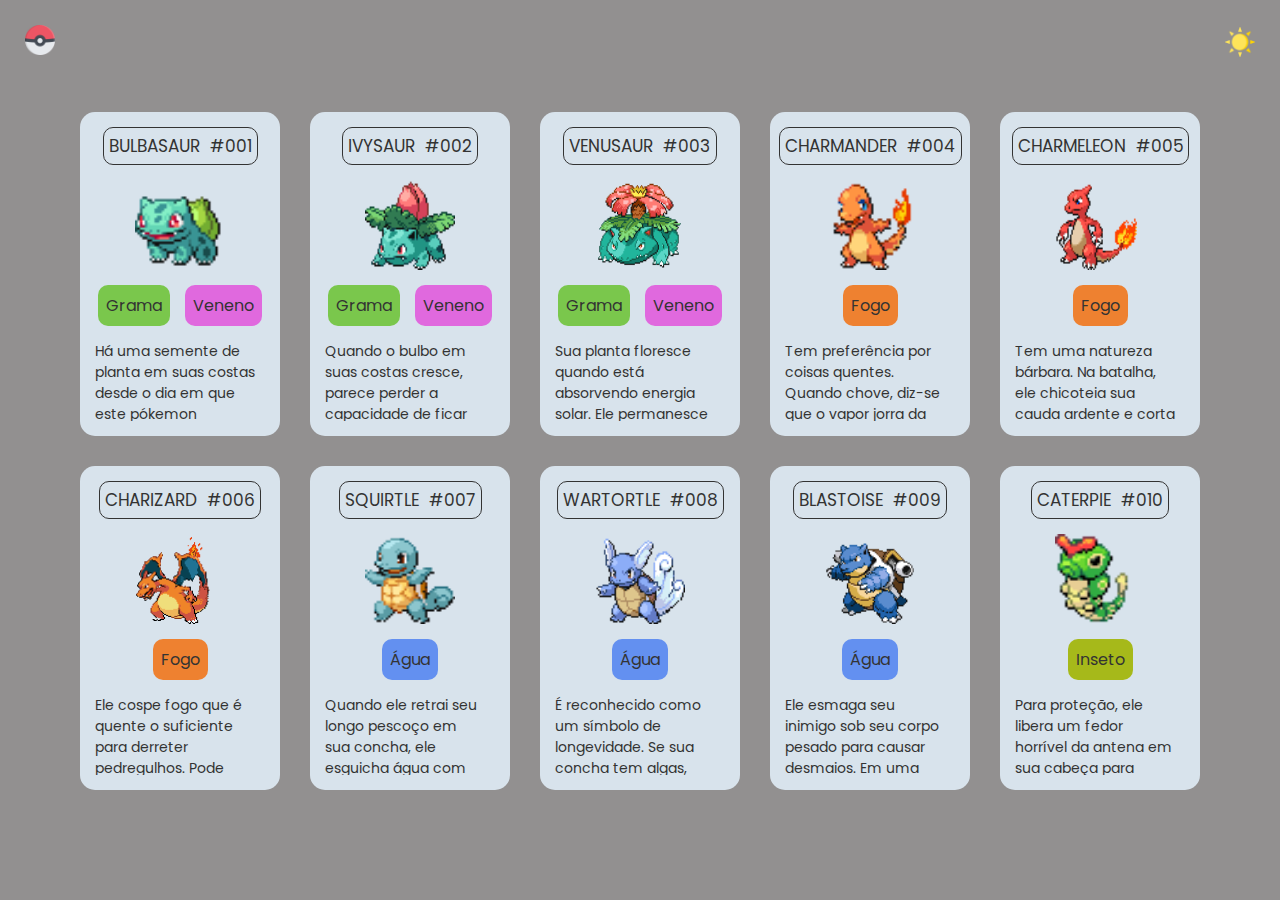
<file: Learning_Programming/HTML_and_CSS/projeto_listagem_pokemon/index.html>
<!DOCTYPE html>
<html lang="en">

<head>
    <meta charset="UTF-8">
    <meta http-equiv="X-UA-Compatible" content="IE=edge">
    <meta name="viewport" content="width=device-width, initial-scale=1.0">
    <title>Pokédex</title>

    <link rel="preconnect" href="https://fonts.googleapis.com">
    <link rel="preconnect" href="https://fonts.gstatic.com" crossorigin>
    <link href="https://fonts.googleapis.com/css2?family=Poppins:wght@300;500;800&display=swap" rel="stylesheet">

    <link rel="stylesheet" href="./src/css/reset.css">
    <link rel="stylesheet" href="./src/css/estilos.css">
    <link rel="stylesheet" href="./src/css/scrolbar.css">

</head>
<!-- class="modo-escuro" -->
<body>
    <header>
        <a href="#"> <!-- or href="/" "id é unico class n" "alt+shift+F = identar o codigo" alt+l+o-->
            <img src="./src/imagens/pokeball.png" alt="pokebola" class="logo">
        </a>
        <!-- Pokédex -->
        <button id="botao-alterar-tema">
            <img src="./src/imagens/sun.png" alt="imagem do sol" class="imagem-botao">
        </button>
    </header>
    <main>
        <ul class="listagem-pokemon">
            <!--"<div> bom pra separar elementos mas ruim por n ser especifica" "span pois n sao 
                paragrafos(p) em si"-->

            <!--Bulbasaur-->
            <li class="cartao-pokemon">
                <div class="informacoes">
                    <span>Bulbasaur</span>
                    <span>#001</span>
                </div>

                <img src="./src/imagens/bulbasaur.gif" alt="Bulbasaur" class="gif">

                <ul class="tipos">
                    <li class="tipo grama">Grama</li> <!-- separado pq sao duas class pra mudar cor-->
                    <li class="tipo veneno">Veneno</li>
                </ul>
                <!--style="font-family: 'Poppins';"-->
                <p class="descricao">
                    Há uma semente de planta em suas costas desde o dia em que este pókemon nasceu.
                    A semente cresce lentamente.
                </p>
            </li>

            <!--Ivysaur-->
            <li class="cartao-pokemon">
                <div class="informacoes">
                    <span>Ivysaur</span>
                    <span>#002</span>
                </div>

                <img src="./src/imagens/ivysaur.gif" alt="Bulbasaur" class="gif">

                <ul class="tipos">
                    <li class="tipo grama">Grama</li>
                    <li class="tipo veneno">Veneno</li>
                </ul>
                <p class="descricao">
                    Quando o bulbo em suas costas cresce, parece perder a capacidade de ficar de pé
                    em suas patas traseiras.
                </p>
            </li>

            <!--Venusaur-->
            <li class="cartao-pokemon">
                <div class="informacoes">
                    <span>Venusaur</span>
                    <span>#003</span>
                </div>

                <img src="./src/imagens/venusaur.gif" alt="Bulbasaur" class="gif">

                <ul class="tipos">
                    <li class="tipo grama">Grama</li>
                    <li class="tipo veneno">Veneno</li>
                </ul>
                <p class="descricao">
                    Sua planta floresce quando está absorvendo energia solar. Ele permanesce em movimento
                    para buscar a luz do Sol.
                </p>
            </li>

            <!--Charmander-->
            <li class="cartao-pokemon">
                <div class="informacoes">
                    <span>Charmander</span>
                    <span>#004</span>
                </div>

                <img src="./src/imagens/charmander.gif" alt="Bulbasaur" class="gif">

                <ul class="tipos">
                    <li class="tipo fogo">Fogo</li>
                </ul>
                <p class="descricao">
                    Tem preferência por coisas quentes. Quando chove, diz-se que o vapor jorra da ponta
                    quente de sua cauda.
                </p>
            </li>

            <!--Charmeleon-->
            <li class="cartao-pokemon">
                <div class="informacoes">
                    <span>Charmeleon</span>
                    <span>#005</span>
                </div>

                <img src="./src/imagens/charmeleon.gif" alt="Charmeleon" class="gif" />

                <ul class="tipos">
                    <li class="tipo fogo">Fogo</li>
                </ul>

                <p class="descricao">
                    Tem uma natureza bárbara. Na batalha, ele chicoteia sua cauda ardente e
                    corta com garras afiadas.
                </p>
            </li>

            <!--Charizard-->
            <li class="cartao-pokemon">
                <div class="informacoes">
                    <span>Charizard</span>
                    <span>#006</span>
                </div>

                <img src="./src/imagens/charizard.gif" alt="Charizard" class="gif" />

                <ul class="tipos">
                    <li class="tipo fogo">Fogo</li>
                </ul>

                <p class="descricao">
                    Ele cospe fogo que é quente o suficiente para derreter pedregulhos.
                    Pode causar incêndios florestais soprando chamas.
                </p>
            </li>

            <!--Squirtle-->
            <li class="cartao-pokemon">
                <div class="informacoes">
                    <span>Squirtle</span>
                    <span>#007</span>
                </div>

                <img src="./src/imagens/squirtle.gif" alt="Squirtle" class="gif" />

                <ul class="tipos">
                    <li class="tipo agua">Água</li>
                </ul>

                <p class="descricao">
                    Quando ele retrai seu longo pescoço em sua concha,
                    ele esguicha água com força vigorosa.
                </p>
            </li>

            <!--Wartortle-->
            <li class="cartao-pokemon">
                <div class="informacoes">
                    <span>Wartortle</span>
                    <span>#008</span>
                </div>

                <img src="./src/imagens/wartortle.gif" alt="Wartortle" class="gif" />

                <ul class="tipos">
                    <li class="tipo agua">Água</li>
                </ul>

                <p class="descricao">
                    É reconhecido como um símbolo de longevidade. Se sua concha tem algas,
                    esse Wartortle é muito antigo.
                </p>
            </li>

            <!--Blastoise-->
            <li class="cartao-pokemon">
                <div class="informacoes">
                    <span>Blastoise</span>
                    <span>#009</span>
                </div>

                <img src="./src/imagens/blastoise.gif" alt="Blastoise" class="gif" />

                <ul class="tipos">
                    <li class="tipo agua">Água</li>
                </ul>

                <p class="descricao">
                    Ele esmaga seu inimigo sob seu corpo pesado para causar desmaios.
                    Em uma pitada, ele se retirará dentro de sua concha.
                </p>
            </li>

            <!--Caterpie-->
            <li class="cartao-pokemon">
                <div class="informacoes">
                    <span>Caterpie</span>
                    <span>#010</span>
                </div>

                <img src="./src/imagens/caterpie.gif" alt="Caterpie" class="gif" />

                <ul class="tipos">
                    <li class="tipo inseto">Inseto</li>
                </ul>

                <p class="descricao">
                    Para proteção, ele libera um fedor horrível da antena em sua
                    cabeça para afastar os inimigos.
                </p>
            </li>
        </ul>
    </main>

    <script src="./src/js/index.js"></script>
</body>

</html>
</file>
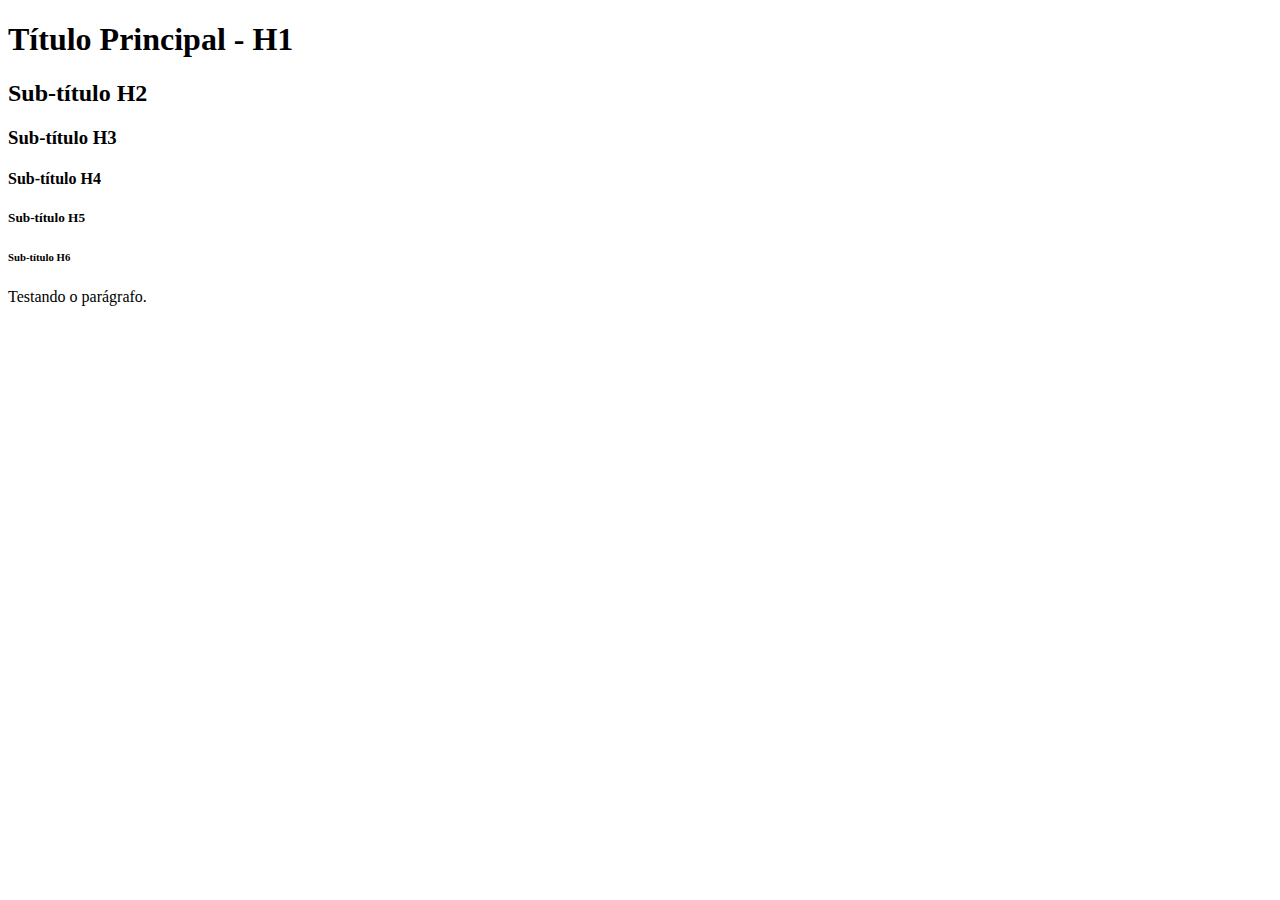
<file: Learning_Programming/HTML_and_CSS/Atividade_Prática_2_Elementos_Básicos_do_HTML.html>
<!doctype html>

<html>
    <head>
        <meta charset="utf-8">
        <title>Título da página</title>
    </head>
    
    <body>
        <!-------- Corpo do site -------->

        <h1>Título Principal - H1</h1>

        <h2>Sub-título H2</h2>

        <h3>Sub-título H3</h3>

        <h4>Sub-título H4</h4>

        <h5>Sub-título H5</h5>

        <h6>Sub-título H6</h6>

        <p>Testando o parágrafo.</p>

    </body>

</html>
</file>
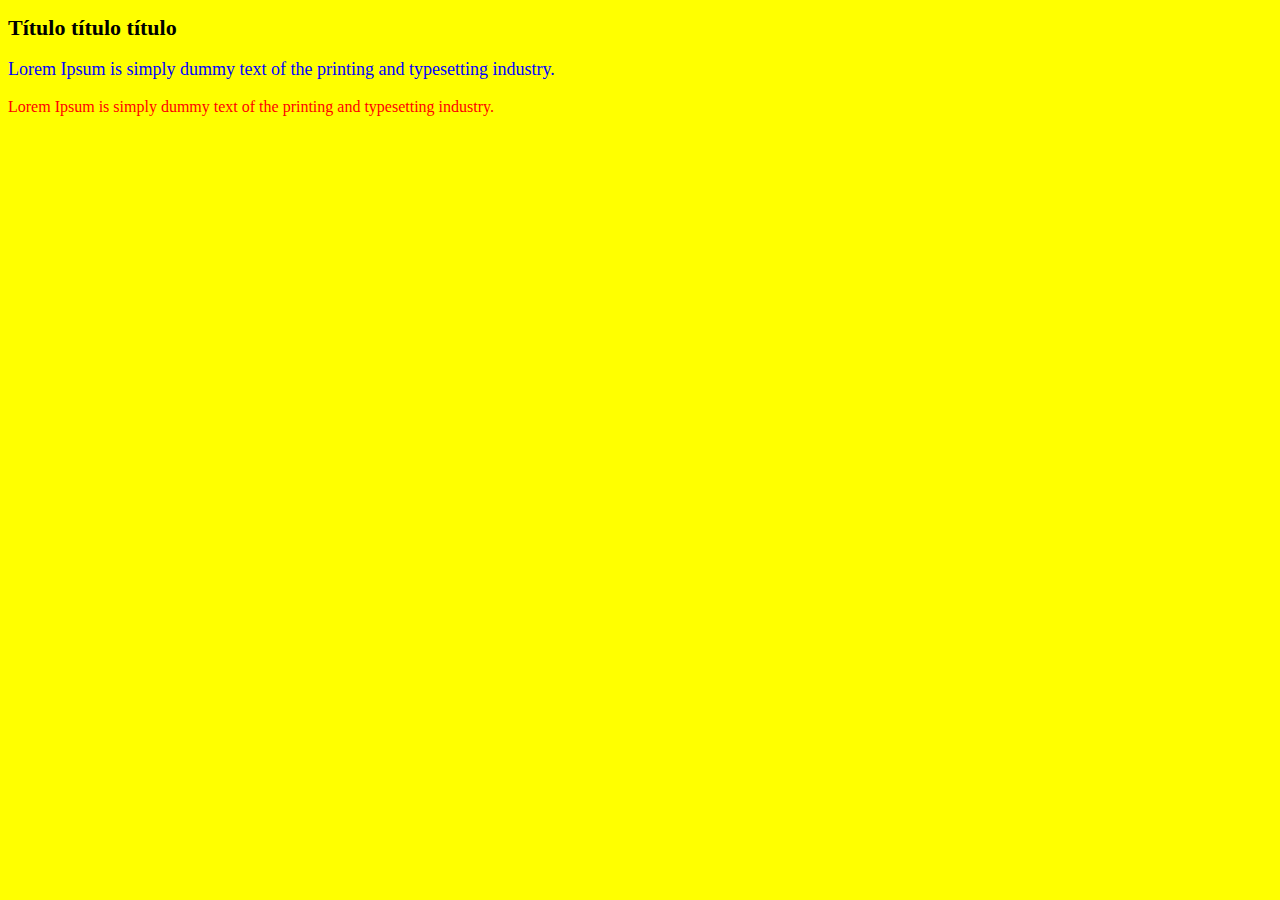
<file: Learning_Programming/HTML_and_CSS/Atividade_Prática_6_Fundamentos_sobre_estilos.html>
<!doctype html>

<html>
    <head>
        <meta charset="utf-8">
        <title>CSS</title>
        <link rel="stylesheet" href="estilo_6.css">
    </head>
    
    <body>
        <!-------- Corpo do site -------->

        <h1>Título título título</h1>

        <p class="corpoDoTexto">Lorem Ipsum is simply dummy text of the printing and typesetting industry.</p>

        <p2 class="corpoDoTexto2">Lorem Ipsum is simply dummy text of the printing and typesetting industry.</p2>

    </body>

</html>
</file>
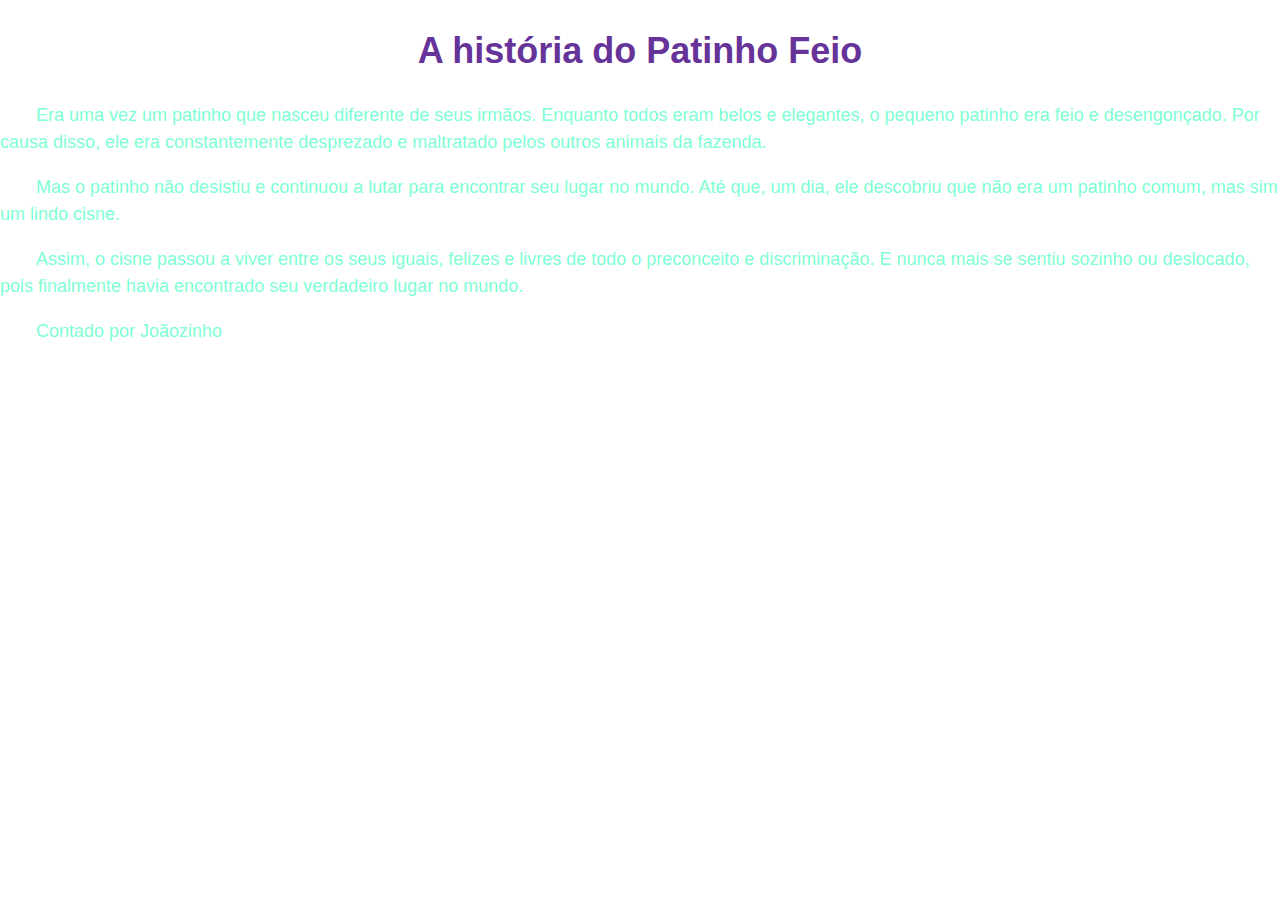
<file: Learning_Programming/HTML_and_CSS/ex_1.html>
<!DOCTYPE html>

<html lang="pt-br">

<head>

 <meta charset="UTF-8">

 <title>A história do Patinho Feio</title>

 <style>

   /* Estilos CSS para a página */

   body {

     font-family: Arial, sans-serif;

     font-size: 18px;

     line-height: 1.5;

     margin: 0;

     padding: 0;

   }

   

   h1 {

     font-size: 36px;

     color: rebeccapurple;

     text-align: center;

   }

   

   p {
    color: aquamarine;

     text-indent: 2em;

   }

 </style>

</head>

<body>

 <!-- Conteúdo da página -->

 <header>

   <h1>A história do Patinho Feio</h1>

 </header>

 <main>

   <p>Era uma vez um patinho que nasceu diferente de seus irmãos. Enquanto todos eram belos e elegantes, o pequeno patinho era feio e desengonçado. Por causa disso, ele era constantemente desprezado e maltratado pelos outros animais da fazenda.</p>

   <p>Mas o patinho não desistiu e continuou a lutar para encontrar seu lugar no mundo. Até que, um dia, ele descobriu que não era um patinho comum, mas sim um lindo cisne.</p>

   <p>Assim, o cisne passou a viver entre os seus iguais, felizes e livres de todo o preconceito e discriminação. E nunca mais se sentiu sozinho ou deslocado, pois finalmente havia encontrado seu verdadeiro lugar no mundo.</p>

 </main>

 <footer>

   <p>Contado por Joãozinho</p>

 </footer>

</body>

</html>
</file>
<file: Learning_Programming/HTML_and_CSS/projeto_listagem_pokemon/src/css/estilos.css>
/* control+; / para comentar algo, sans foi pra caso de erro em poppins/ 
começar de cima pra baixo e da esquerda p direita e de fora p dentro / sempre inspecionar la na pagina/
especificidade é algo a estudar e tem entre o 1 e 2 body onde o 1 é mais na frente/ variaveis no css?/
flex e grid substitui o float como ferramenta de posicionamento mais especifica */

body {
    font-family: 'Poppins', sans-serif;
    max-width: 1280px;
    margin: 0 auto;
    background-color: #5e5b5bad;
    color: #333333;
}

body.modo-escuro {
    background-color: #121212;
    color: #f5f5f5;
}

header {
    /* background-color: green; */
    display: flex;
    justify-content: space-between;
    /* flex-direction: column; */
    padding: 25px;
}

/* estilizar a classe logo na tag header/ . significa classe/
 , pode ser usado pra colocar mais num mesmo ao inves de escrever outro */
header .logo,
header .imagem-botao {
    width: 30px;
    transition: 0.2s ease-in-out;
}

/* header .imagem-botao{
    width: 30px;
} */
/* # usado pra id */
header #botao-alterar-tema {
    background: none;
    border: none;
    /* cursor: pointer; ja q ja tem no hover*/
}

/* : cria a pseudoclasse/ (1) ja é ele 100% / reaproveitar pra n fazer d novo*/
header .logo:hover,
header .imagem-botao:hover {
    transform: scale(1.30);
    cursor: pointer;
}

main .cartao-pokemon:hover {
    transform: scale(1.05);
    cursor: pointer;
}

main {
    /* background-color: antiquewhite; */
    padding: 25px;
}

/* pq main é pai de ul dai ele ja entende q listagem é de ul/ flex-wrap pra ir pra baixo e n pro lado/
ul é pai de li */
/* .listagem-pokemon{} poderia ser assim por motivos acima*/
main .listagem-pokemon {
    display: flex;
    flex-wrap: wrap;
    gap: 30px;
    justify-content: center;
}

/* ambso fazem parte de main, o acima fica sem como exemplo de tb ser possivel */
main .cartao-pokemon {
    background-color: #d8e3ec;
    width: 200px;
    padding: 15px;
    display: flex;
    flex-direction: column;
    align-items: center;
    gap: 15px;
    border-radius: 15px;
    transition: 0.2s ease-in-out;
}

main .cartao-pokemon:hover {
    background-color: #96e9e6;
}

.modo-escuro .cartao-pokemon {
    background-color: #a8a8a8;
}

main .cartao-pokemon .informacoes {
    display: flex;
    justify-content: space-between;
    border: 1px solid #333333;
    border-radius: 10px;
}

/* span: modifica ambos separadamente vide html */
main .cartao-pokemon .informacoes span {
    /* background-color: aqua; */
    padding: 5px;
    text-transform: uppercase;
    font-size: 17px;
}

main .cartao-pokemon .gif {
    width: 90px;
    height: 90px;
    /* background-color: grey; */
}

main .cartao-pokemon .tipos {
    /* background-color: white; */
    display: flex;
    gap: 15px;
}

/* teve classes tipos e tipo junto com grama etc */
main .cartao-pokemon .tipo {
    padding: 8px;
    border-radius: 10px;
}

.grama {
    background-color: #7ac74c;
}

.veneno {
    background-color: #df67ddfb;
}

.fogo {
    background-color: #ee8130;
}

.agua {
    background-color: #6390f0;
}

.inseto {
    background-color: #a6b91a;
}

main .descricao {
    max-height: 80px;
    overflow-y: scroll;
    font-size: 14px;
    padding-right: 10px;
}
</file>
<file: Learning_Programming/HTML_and_CSS/projeto_listagem_pokemon/src/css/scrolbar.css>
/* ===== Scrollbar CSS ===== */

*::-webkit-scrollbar {
    width: 12px;
}

*::-webkit-scrollbar-track {
    background: #f1e9e9;
}

*::-webkit-scrollbar-thumb {
    background-color: #582965;
    border-radius: 10px;
    border: 3px solid #ffffff;
}
</file>
<file: Learning_Programming/HTML_and_CSS/estilo_6.css>
body {
    background-color: yellow;
}
h1 {
    color:black;
    font-size: 22px;
}
p {
    color: blue;
    font-size: 18px;
}
p2 {
    color: red;
    font-size: 16px;
}
</file>
